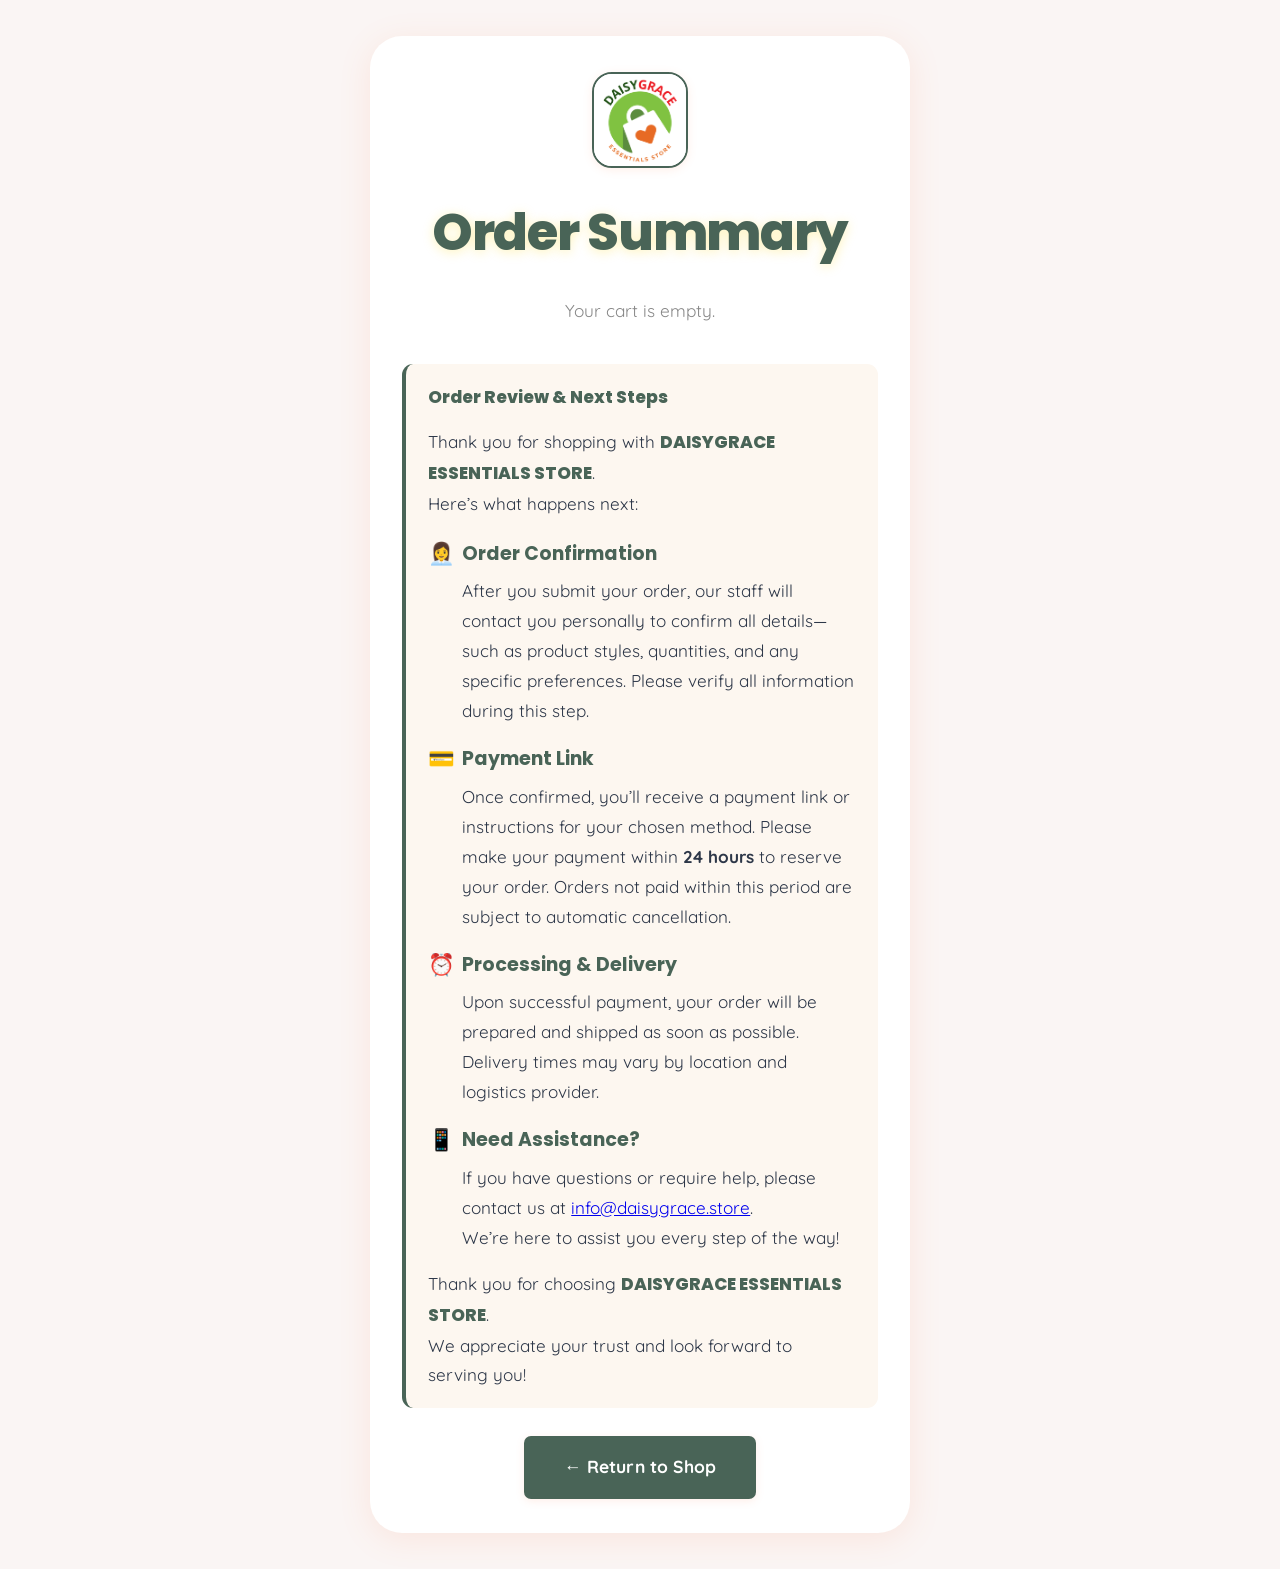
<file: order-summary.html>
<!DOCTYPE html>
<html lang="en">
<head>
    <meta charset="UTF-8">
    <title>Order Summary - DAISYGRACE ESSENTIALS STORE</title>
    <meta name="viewport" content="width=device-width, initial-scale=1.0">
    <meta name="description" content="Order summary and secure checkout for DAISYGRACE ESSENTIALS STORE. Review your cart, enter delivery details, and choose a payment method.">
    <link rel="icon" type="image/png" href="image/LOGO.png">
    <link href="https://fonts.googleapis.com/css?family=Quicksand:400,600,700|Poppins:400,500,700&display=swap" rel="stylesheet">
    <style>
        :root {
            --primary: #FF7F50;
            --secondary: #7DDEC2;
            --background: #FDF7F0;
            --surface: #FFFFFF;
            --accent: #FFD600;
            --dark: #2D3748;
            --shadow: 0 6px 32px #ff7f5020;
            --radius-lg: 2rem;
            --radius-md: 1.2rem;
            --radius-sm: .7rem;
        }
        body {
            font-family: 'Quicksand', 'Poppins', Arial, sans-serif;
            background: var(--background);
            margin: 0;
            padding: 0;
        }
        .summary-container {
            max-width: 540px;
            margin: 36px auto;
            background: var(--surface);
            padding: 36px 32px 34px 32px;
            border-radius: var(--radius-lg);
            box-shadow: var(--shadow);
        }
        .brand-logo {
            display: block;
            margin: 0 auto 22px auto;
            width: 96px;
            height: 96px;
            border-radius: 20px;
            object-fit: contain;
            background: #fff;
            box-shadow: 0 2px 10px #FF7F5020;
            border: 2.5px solid var(--primary);
        }
        h1 {
            color: var(--primary);
            text-align: center;
            font-weight: 800;
            font-family: 'Poppins', Arial, sans-serif;
            font-size: 2.1em;
            text-shadow: 0 2px 12px #FFD60044;
            margin-bottom: 16px;
        }
        ul {
            list-style-type: none;
            padding: 0;
        }
        li {
            margin-bottom: 13px;
            font-size: 1.08em;
        }
        .total {
            font-weight: bold;
            font-size: 1.22em;
            color: var(--primary);
            margin-top: 20px;
            letter-spacing: 0.01em;
        }
        .back-btn {
            display: block;
            margin: 28px auto 0 auto;
            background: var(--primary);
            color: var(--surface);
            border: none;
            border-radius: 7px;
            padding: 16px 40px;
            font-size: 1.09em;
            font-weight: 700;
            cursor: pointer;
            text-align: center;
            text-decoration: none;
            transition: background 0.18s, color 0.18s, box-shadow 0.18s;
            box-shadow: 0 2px 9px #FF7F5022;
            letter-spacing: 0.01em;
            width: fit-content;
            min-width: 170px;
        }
        .back-btn:hover, .back-btn:focus {
            background: #db5400;
            color: #fff;
            box-shadow: 0 4px 14px #FF7F5033;
            text-decoration: none;
            outline: none;
        }
        .empty {
            color: #888;
            text-align: center;
            margin: 32px 0;
            font-size: 1.08em;
        }
        form.checkout-form {
            margin-top: 36px;
        }
        .form-group {
            margin-bottom: 18px;
        }
        label {
            font-weight: 700;
            display: block;
            margin-bottom: 7px;
            color: var(--dark);
            font-size: 1em;
            font-family: 'Poppins', Arial, sans-serif;
        }
        input, select, textarea {
            width: 100%;
            padding: 9px;
            font-size: 1em;
            border-radius: 7px;
            border: 1.2px solid #FFD60077;
            box-sizing: border-box;
            background: #FDF7F0;
            font-family: 'Quicksand', Arial, sans-serif;
        }
        textarea {
            resize: vertical;
            min-height: 52px;
        }
        .submit-btn {
            width: 100%;
            background: var(--primary);
            color: var(--surface);
            border: none;
            border-radius: 9px;
            padding: 15px 0;
            font-size: 1.14em;
            cursor: pointer;
            margin-top: 12px;
            font-family: 'Poppins', Arial, sans-serif;
            font-weight: 800;
            transition: background 0.2s;
        }
        .submit-btn:hover {
            background: #db5400;
        }
        .required {
            color: #c02618;
        }
        .payment-methods {
            display: flex;
            flex-direction: column;
            gap: 11px;
            margin-bottom: 13px;
        }
        .payment-options-row {
            display: flex;
            gap: 12px;
            margin-bottom: 10px;
        }
        .payment-option {
            display: flex;
            align-items: center;
            gap: 8px;
            padding: 10px 14px;
            border: 1.5px solid #FFD60033;
            border-radius: 9px;
            cursor: pointer;
            background: #FDF7F0;
            transition: border 0.2s, background 0.2s;
            font-size: 1.09em;
            min-width: 0;
            user-select: none;
            flex: 1;
            font-family: 'Quicksand', Arial, sans-serif;
        }
        .payment-option.selected {
            border: 2px solid var(--primary);
            background: #FFF7EE;
        }
        .payment-icon {
            width: 36px;
            height: 36px;
            object-fit: contain;
            background: #fff;
            border-radius: 8px;
            box-shadow: 0 1px 4px #FFD60011;
            margin-right: 6px;
        }
        .hidden-radio {
            display: none;
        }
        .success-message {
            color: var(--primary);
            background: #FFF7EE;
            border: 1px solid #FFD60033;
            padding: 22px 15px;
            border-radius: 10px;
            margin: 26px 0;
            text-align: center;
            font-size: 1.09em;
            font-weight: 700;
        }
        .order-info-box {
            background: #FDF7F0;
            border-left: 4px solid var(--primary);
            padding: 18px 22px;
            margin: 38px 0 0 0;
            border-radius: 11px;
            color: var(--dark);
            font-size: 1.07em;
            font-family: 'Quicksand', Arial, sans-serif;
        }
        .order-info-box strong {
            color: var(--primary);
            font-family: 'Poppins', Arial, sans-serif;
            font-weight: 800;
        }
        .order-section-title {
            font-size: 1.11em;
            font-weight: 700;
            color: var(--primary);
            margin-bottom: 4px;
            display: flex;
            align-items: center;
            gap: 7px;
            font-family: 'Poppins', Arial, sans-serif;
        }
        .order-section-content {
            margin-left: 2em;
            margin-bottom: 14px;
            margin-top: 4px;
        }
        .order-section-content ul {
            margin: 8px 0 8px 1.4em;
            padding-left: 0;
        }
        @media (max-width: 650px) {
            .brand-logo { width: 64px; height: 64px; }
            .back-btn { min-width: 110px; padding: 12px 18px; font-size: 1em;}
            .payment-option { font-size: 1em;}
            .payment-icon { width: 24px; height: 24px; }
            .summary-container { padding: 14px 4vw 18px 4vw;}
        }
        @media (max-width: 450px) {
            .summary-container { padding: 6px 2vw 12px 2vw;}
            .brand-logo { width: 48px; height: 48px; }
        }
    </style>
  <link rel="stylesheet" href="polish.css">
</head>
<body>
    <div class="summary-container">
        <img src="image/LOGO.png" alt="DAISYGRACE Essentials Store Logo" class="brand-logo" loading="lazy" width="96" height="96">
        <h1>Order Summary</h1>
        <ul id="order-list"></ul>
        <div class="total" id="order-total"></div>
        <form class="checkout-form" id="checkout-form" autocomplete="off" method="POST" action="#">
            <div class="form-group">
                <label for="email">Email Address <span class="required">*</span></label>
                <input type="email" id="email" name="email" maxlength="60" required autocomplete="email">
            </div>
            <div class="form-group">
                <label for="name">Recipient Name <span class="required">*</span></label>
                <input type="text" id="name" name="name" maxlength="40" required autocomplete="name">
            </div>
            <div class="form-group">
                <label for="organization">Organization (Optional)</label>
                <input type="text" id="organization" name="organization" maxlength="40">
            </div>
            <div class="form-group">
                <label for="street">Street Address <span class="required">*</span></label>
                <textarea id="street" name="street" maxlength="120" required autocomplete="street-address"></textarea>
            </div>
            <div style="display:flex; gap:10px;">
                <div class="form-group" style="flex:1;">
                    <label for="suburb">Barangay/Subdivision <span class="required">*</span></label>
                    <input type="text" id="suburb" name="suburb" maxlength="30" required>
                </div>
                <div class="form-group" style="flex:1;">
                    <label for="city">City <span class="required">*</span></label>
                    <input type="text" id="city" name="city" maxlength="30" required>
                </div>
            </div>
            <div style="display:flex; gap:10px;">
                <div class="form-group" style="flex:1;">
                    <label for="postal">Postal Code <span class="required">*</span></label>
                    <input type="text" id="postal" name="postal" maxlength="8" required pattern="^\d{4,6}$">
                </div>
                <div class="form-group" style="flex:1;">
                    <label for="province">Province <span class="required">*</span></label>
                    <input type="text" id="province" name="province" maxlength="30" required>
                </div>
            </div>
            <div class="form-group">
                <label for="phone">Mobile Number <span class="required">*</span></label>
                <input type="tel" id="phone" name="phone" maxlength="15" pattern="^09\d{9}$" placeholder="09XXXXXXXXX" required autocomplete="tel">
            </div>
            <div class="form-group">
                <label>Payment Method <span class="required">*</span></label>
                <div class="payment-methods" id="payment-methods"></div>
                <input type="hidden" name="payment" id="payment-hidden" required>
            </div>
            <input type="hidden" name="order_details" id="order-details-hidden">
            <button type="submit" class="submit-btn">Place Order</button>
        </form>
        <div class="success-message" id="success-message" style="display:none;">
            <b>Your order has been submitted!</b><br><br>
            A member of the DAISYGRACE team will reach out soon to confirm your order details, including item selection, color choices, and availability.<br>
            Please review and verify all order specifics when contacted.<br><br>
            Once details are confirmed, you’ll receive a secure payment link according to your selected payment method.<br>
            <b>Important:</b> Kindly complete your payment within 24 hours to secure your order. Unpaid orders may be cancelled automatically.<br><br>
            Thank you for choosing DAISYGRACE ESSENTIALS STORE!
        </div>
        <div class="order-info-box">
            <strong>Order Review & Next Steps</strong>
            <p style="margin:14px 0 16px 0;">
                Thank you for shopping with <strong>DAISYGRACE ESSENTIALS STORE</strong>.<br>
                Here’s what happens next:
            </p>
            <div class="order-section-title"><span style="font-size:1.13em;">👩‍💼</span>Order Confirmation</div>
            <div class="order-section-content">
                After you submit your order, our staff will contact you personally to confirm all details—such as product styles, quantities, and any specific preferences. Please verify all information during this step.
            </div>
            <div class="order-section-title"><span style="font-size:1.13em;">💳</span>Payment Link</div>
            <div class="order-section-content">
                Once confirmed, you’ll receive a payment link or instructions for your chosen method. Please make your payment within <b>24 hours</b> to reserve your order. Orders not paid within this period are subject to automatic cancellation.
            </div>
            <div class="order-section-title"><span style="font-size:1.13em;">⏰</span>Processing & Delivery</div>
            <div class="order-section-content">
                Upon successful payment, your order will be prepared and shipped as soon as possible. Delivery times may vary by location and logistics provider.
            </div>
            <div class="order-section-title"><span style="font-size:1.13em;">📱</span>Need Assistance?</div>
            <div class="order-section-content">
                If you have questions or require help, please contact us at
                <a href="mailto:info@daisygrace.store">info@daisygrace.store</a>.<br>
                We’re here to assist you every step of the way!
            </div>
            <div style="margin-top:16px;">
                Thank you for choosing <strong>DAISYGRACE ESSENTIALS STORE</strong>.<br>
                We appreciate your trust and look forward to serving you!
            </div>
        </div>
        <a href="index.html" class="back-btn">← Return to Shop</a>
    </div>
    <script>
        // Payment methods
        const paymentGroups = [
            [{ name: "GCASH", icon: "data:image/svg+xml,%3Csvg xmlns='http://www.w3.org/2000/svg' viewBox='0 0 60 60'%3E%3Ccircle cx='30' cy='30' r='28' fill='%23007DFE'/%3E%3Ctext x='30' y='39' font-family='Arial,sans-serif' font-size='24' font-weight='700' fill='white' text-anchor='middle'%3EG%3C/text%3E%3C/svg%3E" }],
            [{ name: "BDO", icon: "data:image/svg+xml,%3Csvg xmlns='http://www.w3.org/2000/svg' viewBox='0 0 60 60'%3E%3Ccircle cx='30' cy='30' r='28' fill='%23003DA5'/%3E%3Ctext x='30' y='35' font-family='Arial,sans-serif' font-size='14' font-weight='700' fill='white' text-anchor='middle'%3EBDO%3C/text%3E%3C/svg%3E" }, { name: "BPI", icon: "data:image/svg+xml,%3Csvg xmlns='http://www.w3.org/2000/svg' viewBox='0 0 60 60'%3E%3Ccircle cx='30' cy='30' r='28' fill='%23CE1126'/%3E%3Ctext x='30' y='36' font-family='Arial,sans-serif' font-size='16' font-weight='700' fill='white' text-anchor='middle'%3EBPI%3C/text%3E%3C/svg%3E" }],
            [{ name: "CASH ON DELIVERY", icon: "" }]
        ];
        const paymentMethodsDiv = document.getElementById('payment-methods');
        let paymentIdx = 0;
        paymentGroups.forEach((group) => {
            let groupDiv = document.createElement('div');
            groupDiv.className = 'payment-options-row';
            group.forEach(platform => {
                let container = document.createElement('div');
                container.className = 'payment-option';
                container.tabIndex = 0;
                container.setAttribute('role', 'radio');
                container.setAttribute('aria-checked', 'false');
                container.style.flex = "1";
                let html = `<input type="radio" class="hidden-radio" name="pmethod" id="pmethod${paymentIdx}" value="${platform.name}">`;
                if (platform.icon) html += `<img src="${platform.icon}" class="payment-icon" alt="${platform.name}">`;
                html += `<span>${platform.name}</span>`;
                container.innerHTML = html;
                container.addEventListener('click', function(e) {
                    document.querySelectorAll('.payment-option').forEach((el, i) => {
                        el.classList.toggle('selected', el === container);
                        el.setAttribute('aria-checked', el === container ? 'true' : 'false');
                        el.querySelector('.hidden-radio').checked = el === container;
                    });
                    document.getElementById('payment-hidden').value = platform.name;
                });
                container.addEventListener('keydown', function(e) {
                    if (e.key === "Enter" || e.key === " ") container.click();
                });
                groupDiv.appendChild(container);
                paymentIdx++;
            });
            paymentMethodsDiv.appendChild(groupDiv);
        });

        // Cart from localStorage
        const cart = JSON.parse(localStorage.getItem('daisygrace_cart') || "[]");
        const orderList = document.getElementById('order-list');
        const orderTotal = document.getElementById('order-total');
        let total = 0;
        if (cart.length === 0) {
            orderList.innerHTML = "<li class='empty'>Your cart is empty.</li>";
            orderTotal.textContent = "";
            document.getElementById('checkout-form').style.display = "none";
        } else {
            let detailsText = "";
            cart.forEach(item => {
                const li = document.createElement('li');
                li.textContent = `${item.name} x ${item.qty} - $${(parseFloat(item.price) * item.qty).toFixed(2)}`;
                orderList.appendChild(li);
                total += parseFloat(item.price) * item.qty;
                detailsText += `${item.name} x ${item.qty} - $${(parseFloat(item.price) * item.qty).toFixed(2)}\n`;
            });
            orderTotal.textContent = `Total: $${total.toFixed(2)}`;
            document.getElementById('order-details-hidden').value = detailsText + `Total: $${total.toFixed(2)}`;
        }

        // Form validation & submit
        document.getElementById('checkout-form').onsubmit = function(e){
            e.preventDefault();
            if (!document.getElementById('payment-hidden').value) {
                alert("Please select your preferred payment method.");
                return false;
            }
            const name = document.getElementById('name').value.trim();
            const street = document.getElementById('street').value.trim();
            const suburb = document.getElementById('suburb').value.trim();
            const city = document.getElementById('city').value.trim();
            const postal = document.getElementById('postal').value.trim();
            const province = document.getElementById('province').value.trim();
            const phone = document.getElementById('phone').value.trim();

            if (!name || !street || !suburb || !city || !postal || !province || !phone) {
                alert("Please fill out all required fields.");
                return false;
            }
            if (!/^09\d{9}$/.test(phone)) {
                alert("Please enter a valid Philippine mobile number (09XXXXXXXXX).");
                document.getElementById('phone').focus();
                return false;
            }
            if (!/^\d{4,6}$/.test(postal)) {
                alert("Please enter a valid Philippine postal code (4 to 6 digits).");
                document.getElementById('postal').focus();
                return false;
            }
            setTimeout(function() {
                document.getElementById('checkout-form').style.display = "none";
                document.getElementById('success-message').style.display = "";
                localStorage.removeItem('daisygrace_cart');
                orderList.innerHTML = "<li class='empty'>Your cart is empty.</li>";
                orderTotal.textContent = "";
            }, 1200);
        };
    </script>
</body>
</html>
</file>
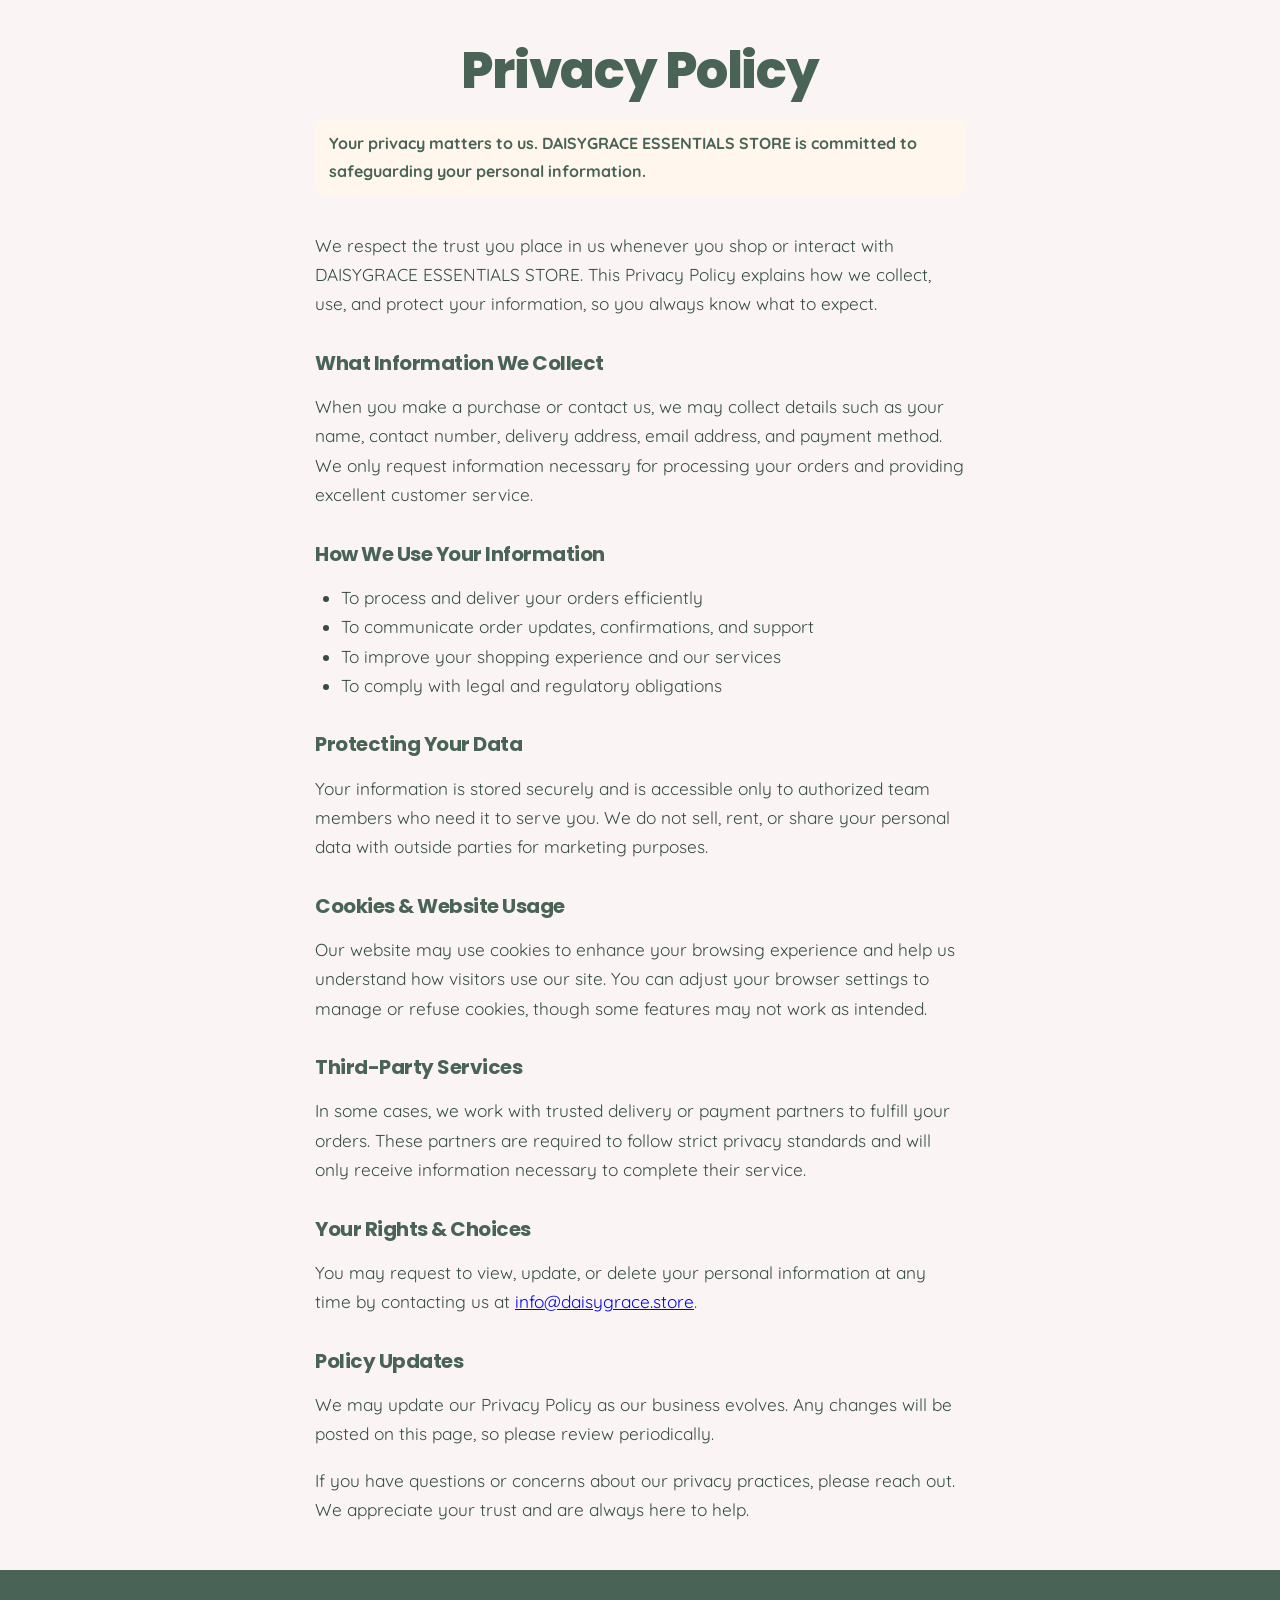
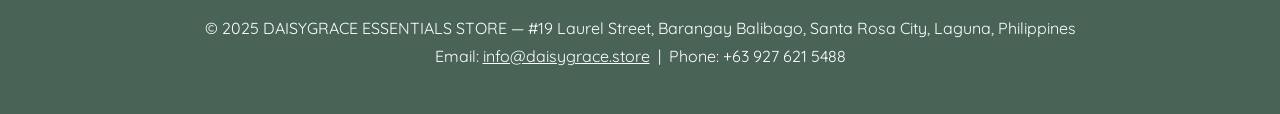
<file: privacy-policy.html>
<!DOCTYPE html>
<html lang="en">
<head>
    <meta charset="UTF-8">
    <title>Privacy Policy - DAISYGRACE ESSENTIALS STORE</title>
    <meta name="viewport" content="width=device-width, initial-scale=1.0">
    <meta name="description" content="Learn how DAISYGRACE ESSENTIALS STORE protects your privacy and handles your personal information securely.">
    <link rel="icon" type="image/png" href="image/LOGO.png">
    <link href="https://fonts.googleapis.com/css?family=Quicksand:400,600,700|Poppins:400,500,700&display=swap" rel="stylesheet">
    <style>
        :root {
            --primary: #FF7F50;
            --secondary: #7DDEC2;
            --background: #FDF7F0;
            --surface: #FFFFFF;
            --accent: #FFD600;
            --dark: #2D3748;
            --shadow: 0 6px 32px #ff7f5020;
            --radius-lg: 2rem;
            --radius-md: 1.2rem;
        }
        body {
            font-family: 'Quicksand', 'Poppins', Arial, sans-serif;
            background: var(--background);
            margin: 0;
            padding: 0;
            color: var(--dark);
        }
        .container {
            max-width: 650px;
            margin: 38px auto;
            background: var(--surface);
            border-radius: var(--radius-lg);
            box-shadow: var(--shadow);
            padding: 40px 32px 30px 32px;
        }
        h1 {
            font-family: 'Poppins', Arial, sans-serif;
            color: var(--primary);
            font-weight: 800;
            font-size: 2em;
            text-align: center;
            margin-bottom: 18px;
            letter-spacing: 0.03em;
        }
        h2 {
            color: var(--secondary);
            font-size: 1.25em;
            margin-top: 32px;
            margin-bottom: 12px;
            font-family: 'Poppins', Arial, sans-serif;
        }
        p, ul {
            font-size: 1.08em;
            line-height: 1.7;
            margin-bottom: 16px;
        }
        ul {
            padding-left: 1.5em;
        }
        .important {
            color: var(--primary);
            font-weight: 700;
            background: #FFF7EE;
            border-radius: 8px;
            padding: 10px 14px;
            margin-bottom: 18px;
            display: inline-block;
        }
        footer {
            margin-top: 45px;
            background: #FFF7EE;
            padding: 22px 10px;
            text-align: center;
            color: var(--dark);
            font-size: 1em;
            border-top: 2px solid var(--primary);
            font-family: 'Quicksand', Arial, sans-serif;
        }
        @media (max-width: 700px) {
            .container { padding: 18px 6vw 20px 6vw; }
            h1 { font-size: 1.3em; }
            h2 { font-size: 1.08em; }
        }
    </style>
  <link rel="stylesheet" href="polish.css">
</head>
<body>
    <div class="container">
        <h1>Privacy Policy</h1>
        <div class="important">
            Your privacy matters to us. DAISYGRACE ESSENTIALS STORE is committed to safeguarding your personal information.
        </div>
        <p>
            We respect the trust you place in us whenever you shop or interact with DAISYGRACE ESSENTIALS STORE. This Privacy Policy explains how we collect, use, and protect your information, so you always know what to expect.
        </p>
        <h2>What Information We Collect</h2>
        <p>
            When you make a purchase or contact us, we may collect details such as your name, contact number, delivery address, email address, and payment method. We only request information necessary for processing your orders and providing excellent customer service.
        </p>
        <h2>How We Use Your Information</h2>
        <ul>
            <li>To process and deliver your orders efficiently</li>
            <li>To communicate order updates, confirmations, and support</li>
            <li>To improve your shopping experience and our services</li>
            <li>To comply with legal and regulatory obligations</li>
        </ul>
        <h2>Protecting Your Data</h2>
        <p>
            Your information is stored securely and is accessible only to authorized team members who need it to serve you. We do not sell, rent, or share your personal data with outside parties for marketing purposes.
        </p>
        <h2>Cookies & Website Usage</h2>
        <p>
            Our website may use cookies to enhance your browsing experience and help us understand how visitors use our site. You can adjust your browser settings to manage or refuse cookies, though some features may not work as intended.
        </p>
        <h2>Third-Party Services</h2>
        <p>
            In some cases, we work with trusted delivery or payment partners to fulfill your orders. These partners are required to follow strict privacy standards and will only receive information necessary to complete their service.
        </p>
        <h2>Your Rights & Choices</h2>
        <p>
            You may request to view, update, or delete your personal information at any time by contacting us at <a href="mailto:info@daisygrace.store">info@daisygrace.store</a>.
        </p>
        <h2>Policy Updates</h2>
        <p>
            We may update our Privacy Policy as our business evolves. Any changes will be posted on this page, so please review periodically.
        </p>
        <p>
            If you have questions or concerns about our privacy practices, please reach out. We appreciate your trust and are always here to help.
        </p>
    </div>
    <footer>
        &copy; 2025 DAISYGRACE ESSENTIALS STORE &mdash; #19 Laurel Street, Barangay Balibago, Santa Rosa City, Laguna, Philippines<br>
        Email: <a href="mailto:info@daisygrace.store">info@daisygrace.store</a> &nbsp;|&nbsp; Phone: +63 927 621 5488
    </footer>
</body>
</html>
</file>
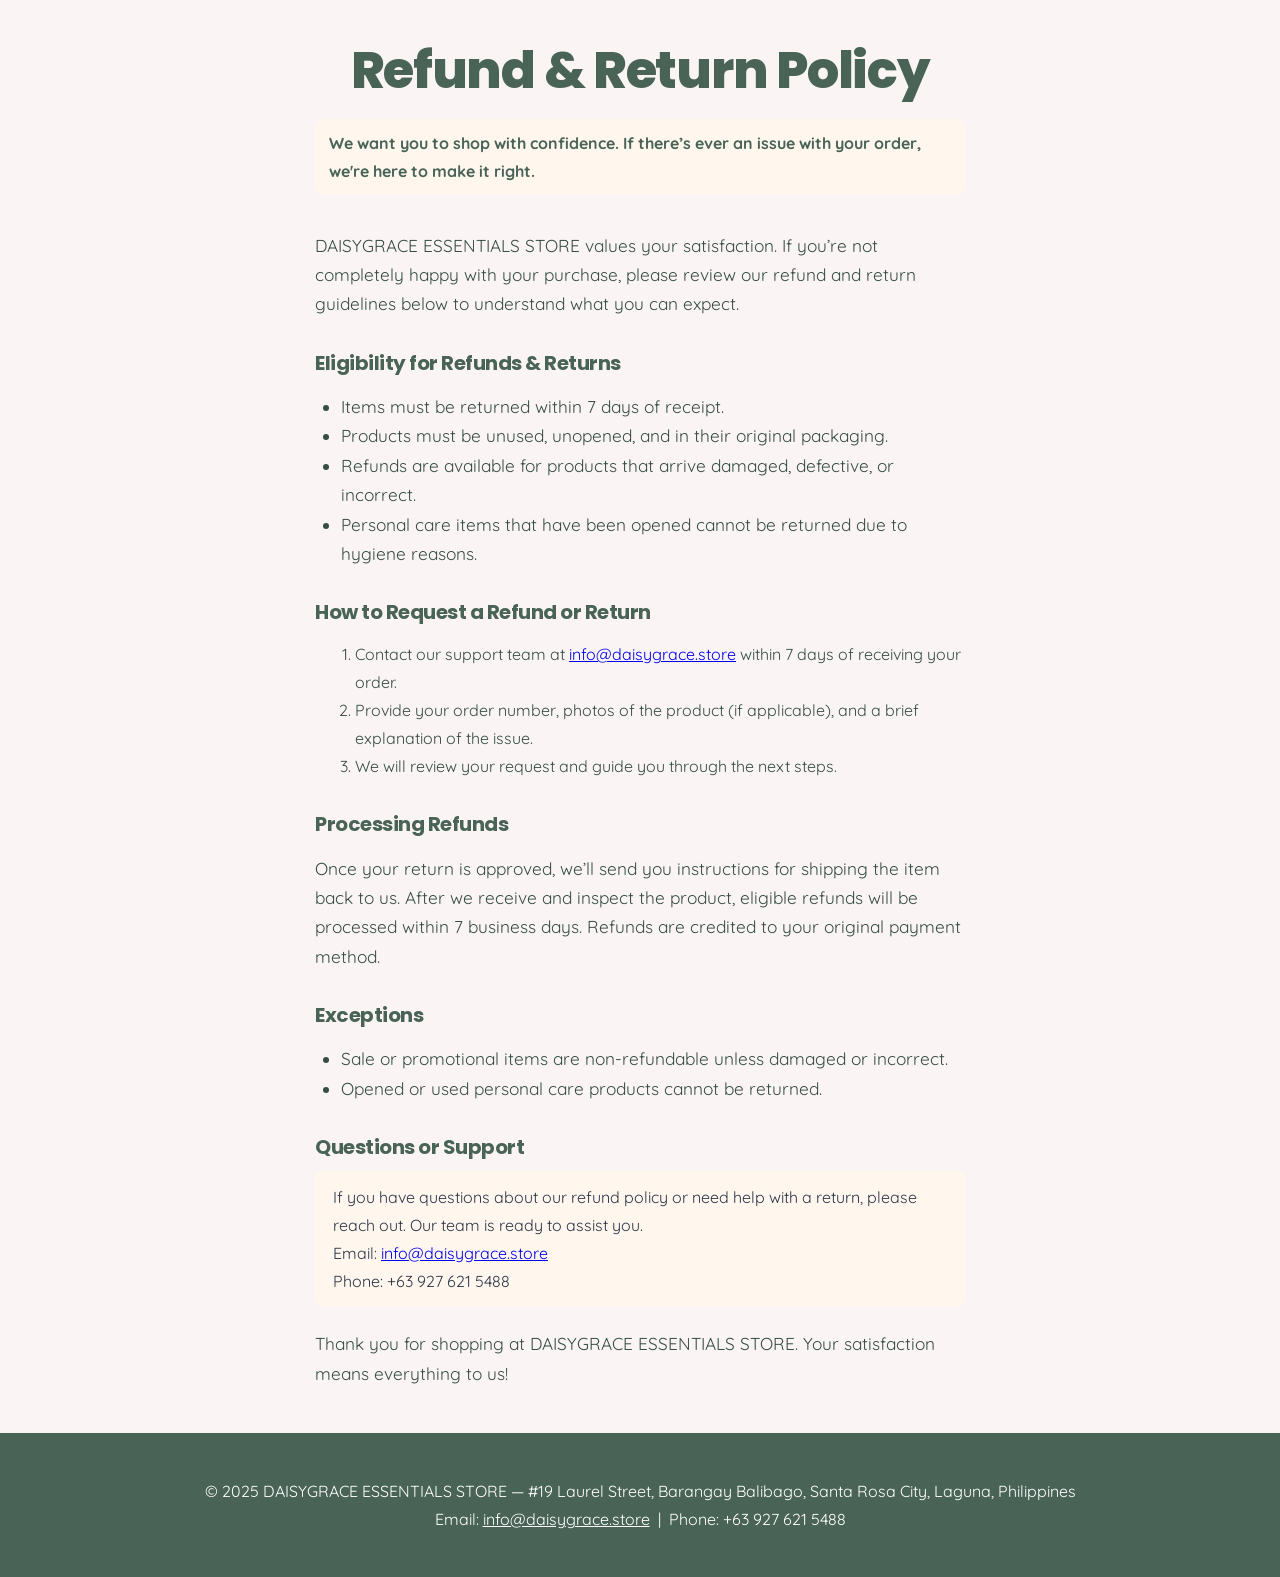
<file: refund-policy.html>
<!DOCTYPE html>
<html lang="en">
<head>
    <meta charset="UTF-8">
    <title>Refund Policy - DAISYGRACE ESSENTIALS STORE</title>
    <meta name="viewport" content="width=device-width, initial-scale=1.0">
    <meta name="description" content="Read about our refund and return process at DAISYGRACE ESSENTIALS STORE. We want you to shop with confidence.">
    <link rel="icon" type="image/png" href="image/LOGO.png">
    <link href="https://fonts.googleapis.com/css?family=Quicksand:400,600,700|Poppins:400,500,700&display=swap" rel="stylesheet">
    <style>
        :root {
            --primary: #FF7F50;
            --secondary: #7DDEC2;
            --background: #FDF7F0;
            --surface: #FFFFFF;
            --accent: #FFD600;
            --dark: #2D3748;
            --shadow: 0 6px 32px #ff7f5020;
            --radius-lg: 2rem;
            --radius-md: 1.2rem;
        }
        body {
            font-family: 'Quicksand', 'Poppins', Arial, sans-serif;
            background: var(--background);
            margin: 0;
            padding: 0;
            color: var(--dark);
        }
        .container {
            max-width: 650px;
            margin: 38px auto;
            background: var(--surface);
            border-radius: var(--radius-lg);
            box-shadow: var(--shadow);
            padding: 40px 32px 30px 32px;
        }
        h1 {
            font-family: 'Poppins', Arial, sans-serif;
            color: var(--primary);
            font-weight: 800;
            font-size: 2em;
            text-align: center;
            margin-bottom: 18px;
            letter-spacing: 0.03em;
        }
        h2 {
            color: var(--secondary);
            font-size: 1.25em;
            margin-top: 32px;
            margin-bottom: 12px;
            font-family: 'Poppins', Arial, sans-serif;
        }
        p, ul {
            font-size: 1.08em;
            line-height: 1.7;
            margin-bottom: 16px;
        }
        ul {
            padding-left: 1.5em;
        }
        .important {
            color: var(--primary);
            font-weight: 700;
            background: #FFF7EE;
            border-radius: 8px;
            padding: 10px 14px;
            margin-bottom: 18px;
            display: inline-block;
        }
        .contact-box {
            background: #FFF7EE;
            color: var(--dark);
            border-radius: 8px;
            padding: 12px 18px;
            margin-bottom: 22px;
            font-size: 1em;
        }
        footer {
            margin-top: 45px;
            background: #FFF7EE;
            padding: 22px 10px;
            text-align: center;
            color: var(--dark);
            font-size: 1em;
            border-top: 2px solid var(--primary);
            font-family: 'Quicksand', Arial, sans-serif;
        }
        @media (max-width: 700px) {
            .container { padding: 18px 6vw 20px 6vw; }
            h1 { font-size: 1.3em; }
            h2 { font-size: 1.08em; }
        }
    </style>
  <link rel="stylesheet" href="polish.css">
</head>
<body>
    <div class="container">
        <h1>Refund & Return Policy</h1>
        <div class="important">
            We want you to shop with confidence. If there’s ever an issue with your order, we're here to make it right.
        </div>
        <p>
            DAISYGRACE ESSENTIALS STORE values your satisfaction. If you’re not completely happy with your purchase, please review our refund and return guidelines below to understand what you can expect.
        </p>
        <h2>Eligibility for Refunds & Returns</h2>
        <ul>
            <li>Items must be returned within 7 days of receipt.</li>
            <li>Products must be unused, unopened, and in their original packaging.</li>
            <li>Refunds are available for products that arrive damaged, defective, or incorrect.</li>
            <li>Personal care items that have been opened cannot be returned due to hygiene reasons.</li>
        </ul>
        <h2>How to Request a Refund or Return</h2>
        <ol style="margin-bottom:18px;">
            <li>Contact our support team at <a href="mailto:info@daisygrace.store">info@daisygrace.store</a> within 7 days of receiving your order.</li>
            <li>Provide your order number, photos of the product (if applicable), and a brief explanation of the issue.</li>
            <li>We will review your request and guide you through the next steps.</li>
        </ol>
        <h2>Processing Refunds</h2>
        <p>
            Once your return is approved, we’ll send you instructions for shipping the item back to us. After we receive and inspect the product, eligible refunds will be processed within 7 business days. Refunds are credited to your original payment method.
        </p>
        <h2>Exceptions</h2>
        <ul>
            <li>Sale or promotional items are non-refundable unless damaged or incorrect.</li>
            <li>Opened or used personal care products cannot be returned.</li>
        </ul>
        <h2>Questions or Support</h2>
        <div class="contact-box">
            If you have questions about our refund policy or need help with a return, please reach out. Our team is ready to assist you.<br>
            Email: <a href="mailto:info@daisygrace.store">info@daisygrace.store</a><br>
            Phone: +63 927 621 5488
        </div>
        <p>
            Thank you for shopping at DAISYGRACE ESSENTIALS STORE. Your satisfaction means everything to us!
        </p>
    </div>
    <footer>
        &copy; 2025 DAISYGRACE ESSENTIALS STORE &mdash; #19 Laurel Street, Barangay Balibago, Santa Rosa City, Laguna, Philippines<br>
        Email: <a href="mailto:info@daisygrace.store">info@daisygrace.store</a> &nbsp;|&nbsp; Phone: +63 927 621 5488
    </footer>
</body>
</html>
</file>
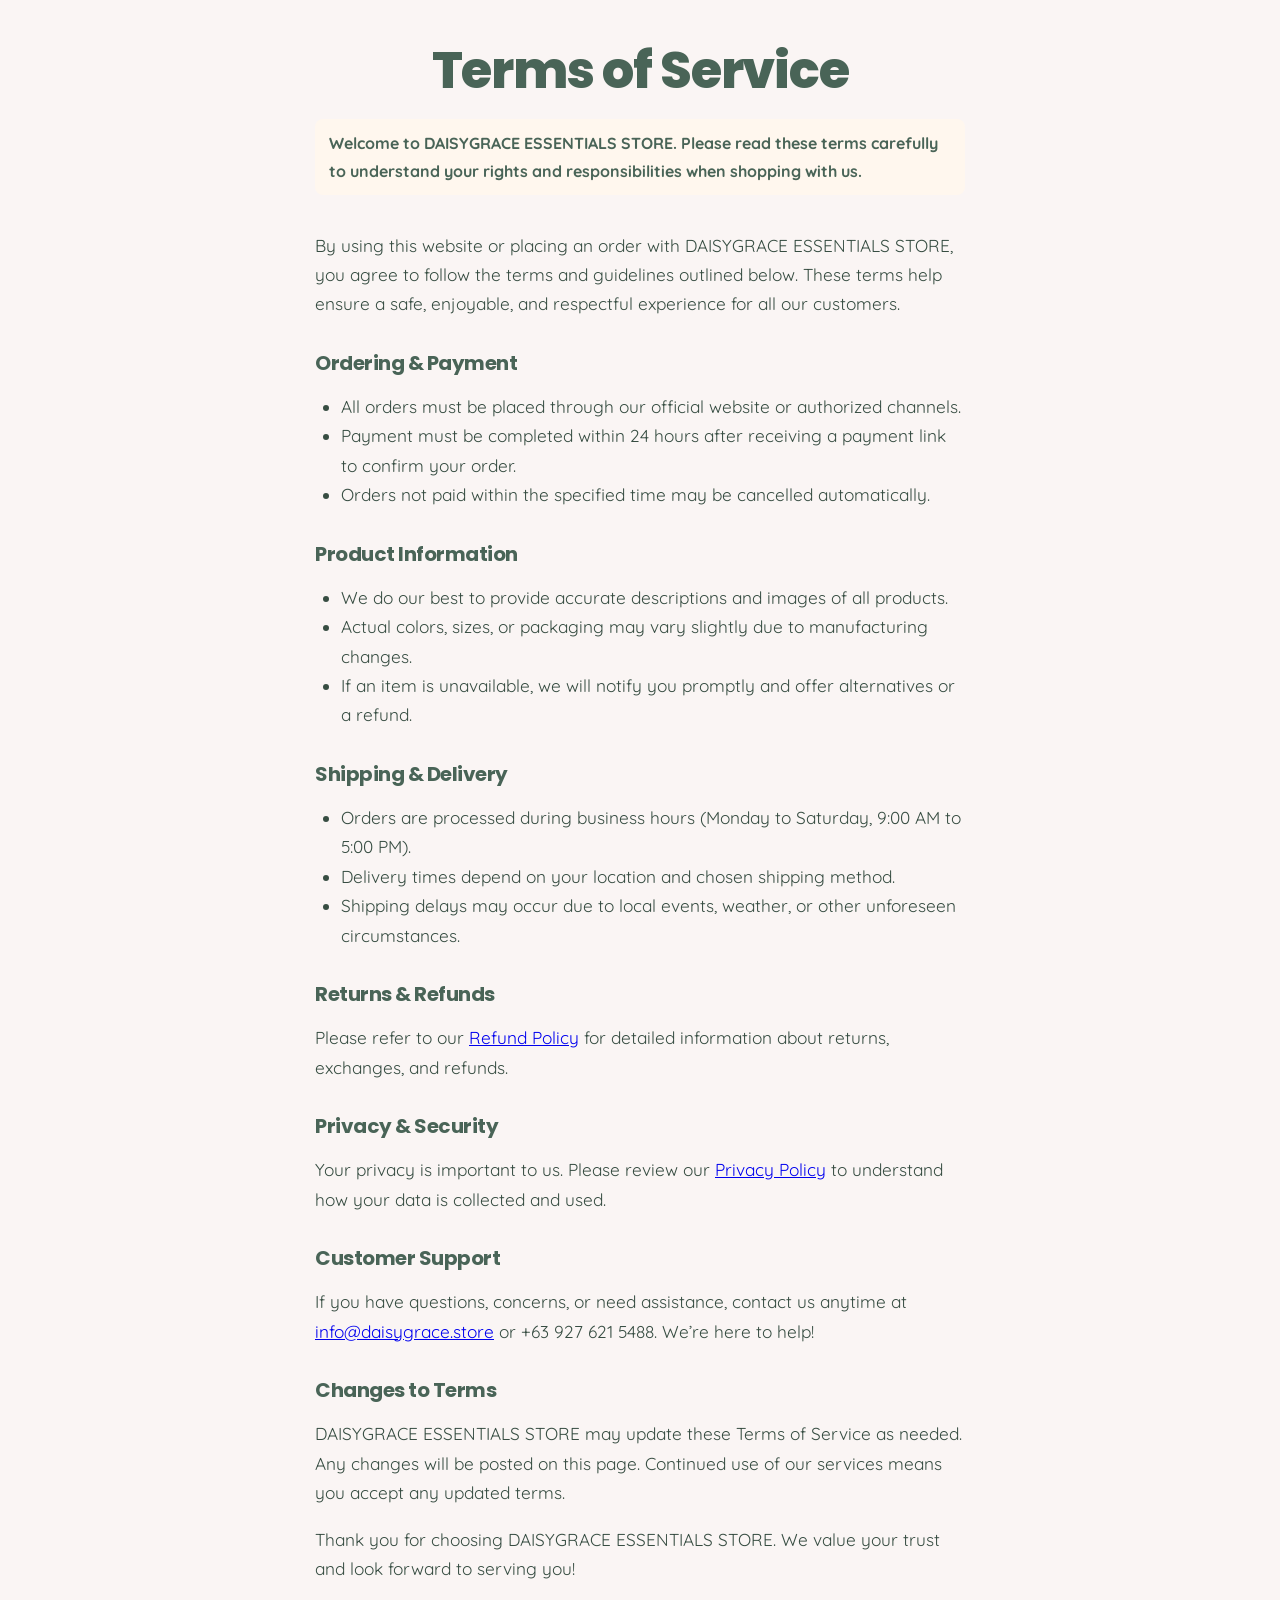
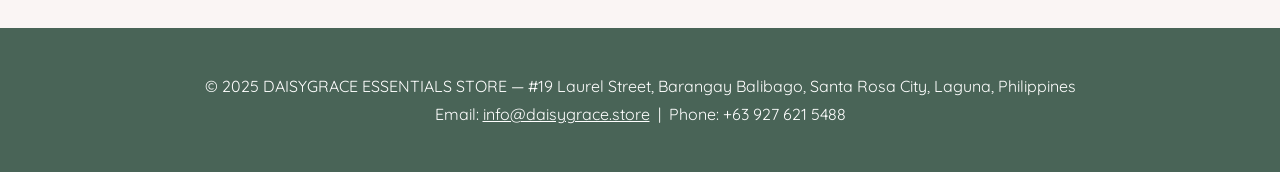
<file: terms.html>
<!DOCTYPE html>
<html lang="en">
<head>
    <meta charset="UTF-8">
    <title>Terms of Service - DAISYGRACE ESSENTIALS STORE</title>
    <meta name="viewport" content="width=device-width, initial-scale=1.0">
    <meta name="description" content="Review the Terms of Service for DAISYGRACE ESSENTIALS STORE. Understand our policies for a safe and enjoyable shopping experience.">
    <link rel="icon" type="image/png" href="image/LOGO.png">
    <link href="https://fonts.googleapis.com/css?family=Quicksand:400,600,700|Poppins:400,500,700&display=swap" rel="stylesheet">
    <style>
        :root {
            --primary: #FF7F50;
            --secondary: #7DDEC2;
            --background: #FDF7F0;
            --surface: #FFFFFF;
            --accent: #FFD600;
            --dark: #2D3748;
            --shadow: 0 6px 32px #ff7f5020;
            --radius-lg: 2rem;
            --radius-md: 1.2rem;
        }
        body {
            font-family: 'Quicksand', 'Poppins', Arial, sans-serif;
            background: var(--background);
            margin: 0;
            padding: 0;
            color: var(--dark);
        }
        .container {
            max-width: 650px;
            margin: 38px auto;
            background: var(--surface);
            border-radius: var(--radius-lg);
            box-shadow: var(--shadow);
            padding: 40px 32px 30px 32px;
        }
        h1 {
            font-family: 'Poppins', Arial, sans-serif;
            color: var(--primary);
            font-weight: 800;
            font-size: 2em;
            text-align: center;
            margin-bottom: 18px;
            letter-spacing: 0.03em;
        }
        h2 {
            color: var(--secondary);
            font-size: 1.25em;
            margin-top: 32px;
            margin-bottom: 12px;
            font-family: 'Poppins', Arial, sans-serif;
        }
        p, ul {
            font-size: 1.08em;
            line-height: 1.7;
            margin-bottom: 16px;
        }
        ul {
            padding-left: 1.5em;
        }
        .important {
            color: var(--primary);
            font-weight: 700;
            background: #FFF7EE;
            border-radius: 8px;
            padding: 10px 14px;
            margin-bottom: 18px;
            display: inline-block;
        }
        footer {
            margin-top: 45px;
            background: #FFF7EE;
            padding: 22px 10px;
            text-align: center;
            color: var(--dark);
            font-size: 1em;
            border-top: 2px solid var(--primary);
            font-family: 'Quicksand', Arial, sans-serif;
        }
        @media (max-width: 700px) {
            .container { padding: 18px 6vw 20px 6vw; }
            h1 { font-size: 1.3em; }
            h2 { font-size: 1.08em; }
        }
    </style>
  <link rel="stylesheet" href="polish.css">
</head>
<body>
    <div class="container">
        <h1>Terms of Service</h1>
        <div class="important">
            Welcome to DAISYGRACE ESSENTIALS STORE. Please read these terms carefully to understand your rights and responsibilities when shopping with us.
        </div>
        <p>
            By using this website or placing an order with DAISYGRACE ESSENTIALS STORE, you agree to follow the terms and guidelines outlined below. These terms help ensure a safe, enjoyable, and respectful experience for all our customers.
        </p>
        <h2>Ordering & Payment</h2>
        <ul>
            <li>All orders must be placed through our official website or authorized channels.</li>
            <li>Payment must be completed within 24 hours after receiving a payment link to confirm your order.</li>
            <li>Orders not paid within the specified time may be cancelled automatically.</li>
        </ul>
        <h2>Product Information</h2>
        <ul>
            <li>We do our best to provide accurate descriptions and images of all products.</li>
            <li>Actual colors, sizes, or packaging may vary slightly due to manufacturing changes.</li>
            <li>If an item is unavailable, we will notify you promptly and offer alternatives or a refund.</li>
        </ul>
        <h2>Shipping & Delivery</h2>
        <ul>
            <li>Orders are processed during business hours (Monday to Saturday, 9:00 AM to 5:00 PM).</li>
            <li>Delivery times depend on your location and chosen shipping method.</li>
            <li>Shipping delays may occur due to local events, weather, or other unforeseen circumstances.</li>
        </ul>
        <h2>Returns & Refunds</h2>
        <p>
            Please refer to our <a href="refund-policy.html">Refund Policy</a> for detailed information about returns, exchanges, and refunds.
        </p>
        <h2>Privacy & Security</h2>
        <p>
            Your privacy is important to us. Please review our <a href="privacy-policy.html">Privacy Policy</a> to understand how your data is collected and used.
        </p>
        <h2>Customer Support</h2>
        <p>
            If you have questions, concerns, or need assistance, contact us anytime at <a href="mailto:info@daisygrace.store">info@daisygrace.store</a> or +63 927 621 5488. We’re here to help!
        </p>
        <h2>Changes to Terms</h2>
        <p>
            DAISYGRACE ESSENTIALS STORE may update these Terms of Service as needed. Any changes will be posted on this page. Continued use of our services means you accept any updated terms.
        </p>
        <p>
            Thank you for choosing DAISYGRACE ESSENTIALS STORE. We value your trust and look forward to serving you!
        </p>
    </div>
    <footer>
        &copy; 2025 DAISYGRACE ESSENTIALS STORE &mdash; #19 Laurel Street, Barangay Balibago, Santa Rosa City, Laguna, Philippines<br>
        Email: <a href="mailto:info@daisygrace.store">info@daisygrace.store</a> &nbsp;|&nbsp; Phone: +63 927 621 5488
    </footer>
</body>
</html>
</file>
<file: polish.css>
* { box-sizing: border-box; }
html { scroll-behavior: smooth; }
body { margin: 0; background: var(--paper); color: var(--ink); font-family: var(--body-font); line-height: 1.75; }
body > header { position: relative; padding: 24px max(5vw, 20px); background: var(--paper); border: 0; border-bottom: 1px solid var(--line); box-shadow: none; }
header .logo-img, header .logo img, header img.logo { width: 72px; height: 72px; object-fit: contain; padding: 4px; margin: 0 auto 8px; background: white; border-radius: var(--radius); box-shadow: none; }
header .logo-text, header .logo-sub { color: var(--brand); letter-spacing: .05em; }
body > header h1, body > header h2, body > header .company-name, body > header .brand-title, body > header .brand-sub, body > header .logo-caption { color: var(--brand); }
nav { gap: 12px 28px; flex-wrap: wrap; }
nav a { color: var(--ink); font-size: .88rem; padding: 8px 0; }
main.container, main > .container, body > .container { width: min(1180px, calc(100% - 48px)); margin: 40px auto; padding: 0; background: transparent; border: 0; border-radius: 0; box-shadow: none; }
main.container:not(:has(.hero)):not(:has(#home)) { max-width: 820px; background: var(--surface); padding: clamp(20px, 5vw, 56px); border-top: 5px solid var(--brand); }
h1, h2, h3, section h2 { font-family: var(--head-font); color: var(--brand); line-height: 1.2; letter-spacing: -.025em; }
h1 { font-size: clamp(2rem, 4vw, 3.8rem); }
section h2 { font-size: clamp(1.6rem, 3vw, 2.5rem); margin: 0 0 22px; }
main > section, .container > section { margin-bottom: 64px; scroll-margin-top: 24px; }
p { max-width: 80ch; }
a { overflow-wrap: anywhere; }
img { max-width: 100%; }
button, input, select, textarea { font-family: var(--body-font); font-size: 1rem; }
button { min-height: 44px; }
button:not(:disabled), .btn, .button { background: var(--brand); color: white; border-radius: var(--radius); }
button:disabled { opacity: .55; }
a:focus-visible, button:focus-visible { outline: 3px solid var(--accent); outline-offset: 4px; }
.products-grid, .product-grid { grid-template-columns: repeat(3, minmax(0, 1fr)); gap: 28px; }
.product-card { min-width: 0; width: 100%; max-width: none; padding: 24px; background: var(--surface); border-radius: var(--radius); border: 1px solid var(--line); box-shadow: none; text-align: left; }
.product-card img { width: 100%; height: 210px; object-fit: contain; margin: 0 0 20px; background: white; border: 0; border-radius: var(--radius); }
.product-card h3 { font-size: 1.2rem; }
.product-card button { width: 100%; margin-top: 18px; padding: 12px; }
.product-meta, .product-price, .price { color: var(--brand); font-weight: 700; }
.about-values, .values-grid { gap: 0; border-top: 1px solid var(--line); margin-top: 28px; }
.value-card { min-width: 0; padding: 24px 16px; background: transparent; border-radius: 0; box-shadow: none; color: var(--brand); border-bottom: 1px solid var(--line); }
.cart-section { max-width: none; padding: 32px; background: var(--tint); border: 1px solid var(--line); border-radius: var(--radius); box-shadow: none; }
.cart-actions { flex-wrap: wrap; }
.cart-list li, .order-list li { gap: 16px; }
.cart-list li > *, .order-list li > * { min-width: 0; overflow-wrap: anywhere; }
.contact-info, .contact-grid { gap: 32px; }
#contact { padding: 36px 0; border-top: 2px solid var(--brand); border-bottom: 1px solid var(--line); }
.contact-info a { color: var(--brand); }
.testimonials { grid-template-columns: repeat(3,minmax(0,1fr)); gap: 28px; }
.testimonial { background: transparent; padding: 24px 0 24px 20px; border: 0; border-left: 2px solid var(--brand); border-radius: 0; box-shadow: none; color: var(--ink); }
.testimonial cite { color: var(--brand); }
.faq-list dt { padding-top: 20px; border-top: 1px solid var(--line); color: var(--brand); }
.faq-list dd { margin: 8px 0 24px; }
.step-indicator, .steps { flex-wrap: wrap; gap: 8px; }
.step { background: var(--tint); color: var(--brand); padding: 8px 12px; }
.step.active { background: var(--brand); color: white; }
.summary-section { background: transparent; padding: 24px 0; border-radius: 0; box-shadow: none; border-bottom: 1px solid var(--line); }
.customer-section { background: var(--tint); border-radius: var(--radius); padding: 28px; }
.customer-form input, .customer-form select, .customer-form textarea { padding: 12px; background: white; border: 1px solid var(--line); border-radius: var(--radius); min-width: 0; }
.payment-instructions { background: var(--tint); color: var(--ink); }
footer { background: var(--brand); color: white; border: 0; padding: 44px max(5vw,24px); }
footer .footer-meta, footer p, footer .footer-links a, footer a, footer strong, footer .business-details, footer .footer-info { color: white; }
.footer-links { gap: 16px 28px; }
table { max-width: 100%; }
@media (max-width: 900px) { .products-grid, .product-grid, .testimonials { grid-template-columns: repeat(2,minmax(0,1fr)); } }
@media (max-width: 600px) {
  body > header { padding: 20px; position: relative; }
  main.container, main > .container, body > .container { width: calc(100% - 32px); margin: 24px auto; }
  .logo-text { font-size: 1.4rem; }
  nav { gap: 4px 18px; }
  main > section, .container > section { margin-bottom: 40px; }
  .products-grid, .product-grid, .testimonials, .contact-info, .contact-grid { grid-template-columns: minmax(0,1fr); }
  .product-card { padding: 20px; }
  .product-card img { height: 240px; }
  .cart-section, .customer-section { padding: 20px; }
  .about-values { flex-direction: column; }
  .step { font-size: .85rem; }
  .order-summary-meta { gap: 12px; flex-wrap: wrap; }
  footer { padding: 32px 20px; }
}

.burger,.burger-btn,.burger-button,.burger-menu,.nav-burger { background:var(--brand); color:white; }
.burger span,.burger-btn span,.burger-button span,.burger-menu .burger-bar,.nav-burger span { background:white; pointer-events:none; }
#nav-toggle,#nav-close { color:white; }

:root { --brand: #496457; --paper: #faf5f4; --surface: #fff; --ink: #374d42; --accent: #93504c; --tint: #e2ebe1; --line: #becfc1; --radius: 28px; --body-font: 'Quicksand',sans-serif; --head-font: 'Poppins',sans-serif; --primary: var(--brand); --text: var(--ink); }
.hero-section { background: transparent; padding: 56px max(5vw,24px); }
.hero-inner { display: grid; grid-template-columns: .85fr 1.15fr; gap: 48px; }
.hero-content { grid-column: 2; grid-row: 1; }
.hero-img { grid-column: 1; grid-row: 1; background: var(--tint); border-radius: 50% 50% 20px 20px; padding: 32px; width: 100%; }
.hero-img img { width: 100%; max-width: 360px; height: auto; }
.hero-title { font-family: var(--head-font); font-size: clamp(2.5rem,4.5vw,4rem); color: var(--brand); }
.hero-desc { color: var(--ink); }
.hero-btn { background: var(--brand); color: white; }
.nav-brand { color: var(--brand); }
.products-section { max-width: 1180px; width: calc(100% - 48px); padding: 32px 0; background: transparent; box-shadow: none; border: 0; }
.products-list { display: grid; grid-template-columns: repeat(4,minmax(0,1fr)); gap: 24px; }
.product-card { border: 0; background: var(--surface); border-radius: 16px; padding: 20px; }
.product-img-holder { width: 100%; height: 200px; background: white; border: 0; }
.product-img-holder img { width: 100%; height: 100%; }
#about { border-top: 1px solid var(--line); }
#contact { background: var(--tint); padding: 36px; }
.cart-modal { width: min(600px,calc(100vw - 32px)); max-height: calc(100dvh - 40px); overflow-y: auto; }
.cart-items-list li { flex-wrap: wrap; gap: 12px; }
.checkout-container, .policy-container, .main-container { max-width: min(820px,calc(100% - 32px)); }
@media(max-width:900px) { .products-list { grid-template-columns: repeat(2,minmax(0,1fr)); } }
@media(max-width:600px) { .hero-inner { grid-template-columns: 1fr; } .hero-content, .hero-img { grid-column: auto; grid-row: auto; } .products-list { grid-template-columns: 1fr; } .products-section { width: calc(100% - 32px); } }

footer .footer-contact,footer .footer-contact-title,footer .footer-copy { color:white; }

/* Tablet nav fix: original template only switches to the burger menu
   below 700px, but the full desktop nav-menu doesn't fit a 768px-wide
   tablet viewport at the 58px nav-bar height used between 701-900px,
   so links overlap. Extend the existing (working) mobile nav pattern
   up to 900px instead of redesigning the nav. */
@media (max-width: 900px) {
  .nav-menu {
    display: none;
    position: fixed;
    top: 58px; left: 0; right: 0;
    background: #fff;
    flex-direction: column;
    gap: 0;
    width: 100vw;
    margin-left: 0;
    box-shadow: 0 8px 32px rgba(255,127,80,0.16);
    border-bottom: 2px solid var(--primary);
    z-index: 13000;
  }
  .nav-menu.nav-menu-mobile { display: flex; }
  .nav-menu a {
    padding: 13px 0 13px 18px;
    border-bottom: 1px solid #f6f6f6;
    width: 100vw;
    text-align: left;
    font-size: 1.08em;
  }
  .nav-burger { display: flex; margin-right: 10px; }
  .nav-cart-btn { padding: 7px 14px 7px 23px; font-size: .95em; }
}
</file>
